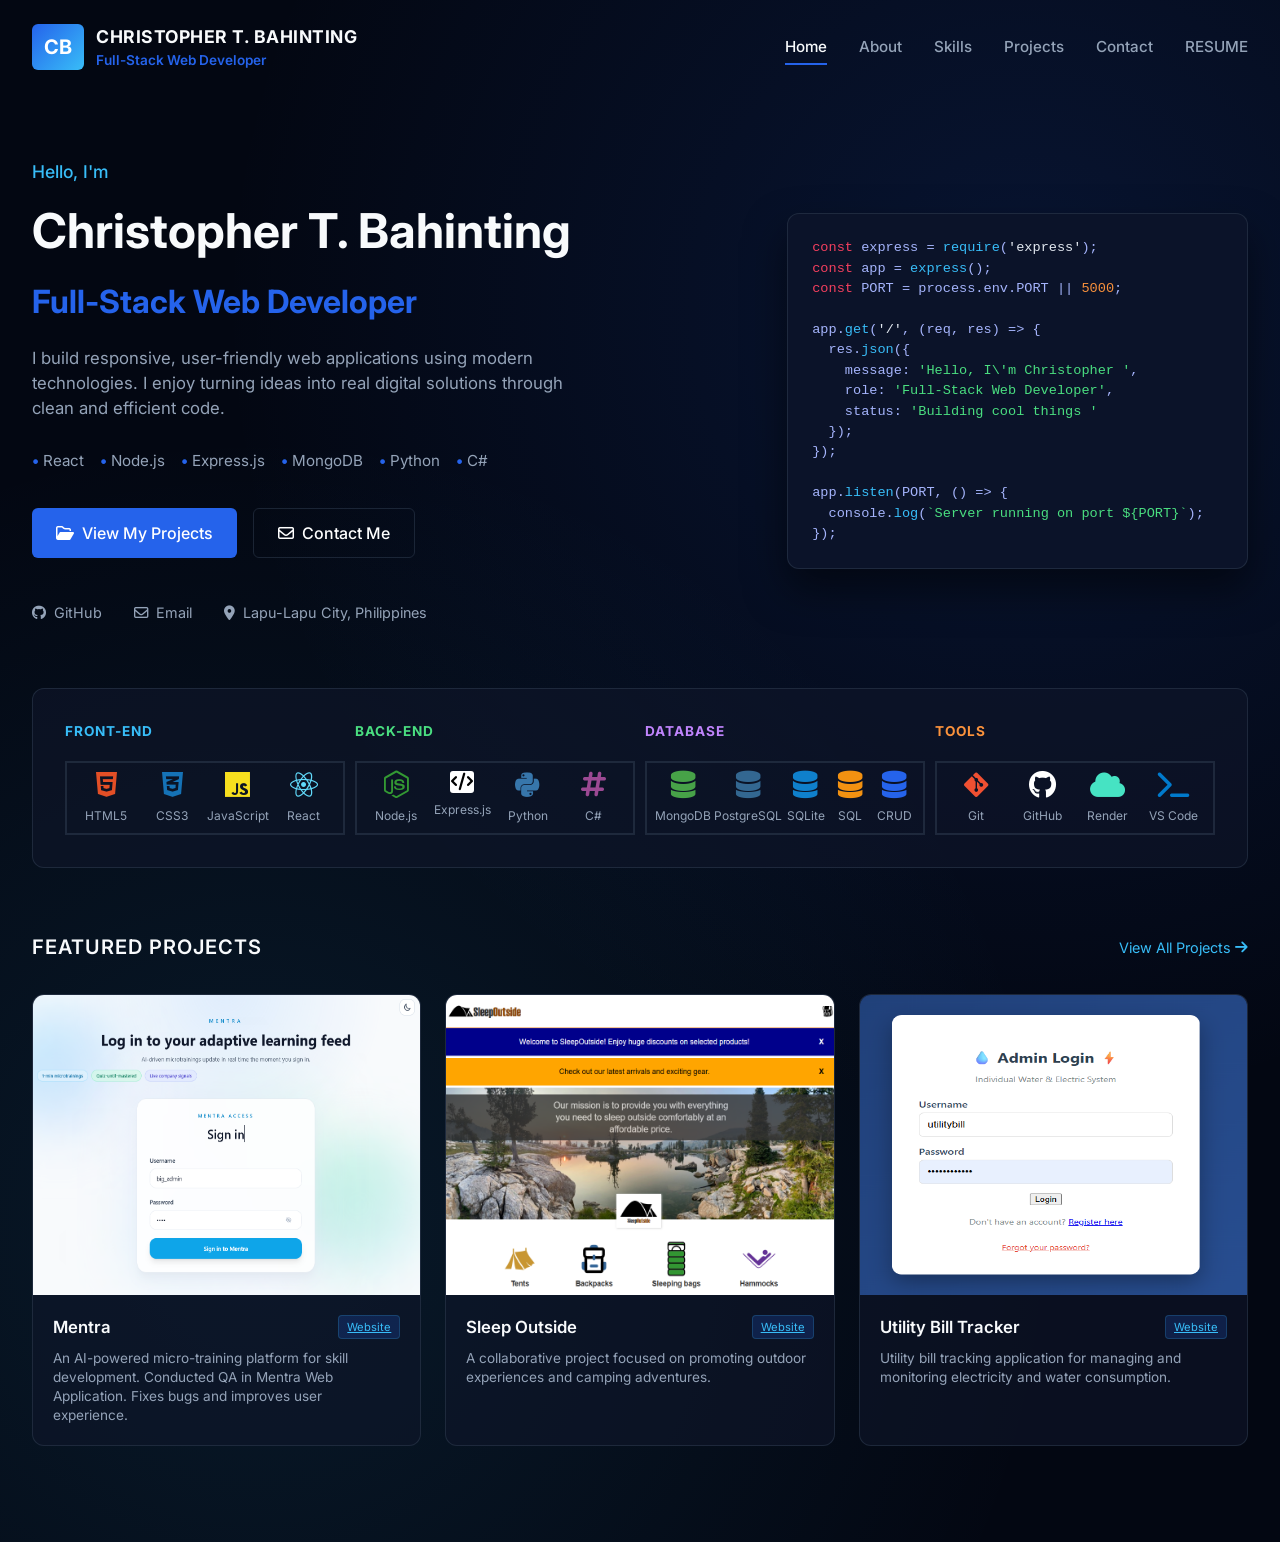
<file: index.html>
<!DOCTYPE html>
<html lang="en">
<head>
    <meta charset="UTF-8">
    <meta name="viewport" content="width=device-width, initial-scale=1.0">
    <title>Christopher T. Bahinting | Full-Stack Web Developer</title>
    <!-- Google Fonts & Font Awesome Icons -->
    <link href="https://fonts.googleapis.com/css2?family=Inter:wght@300;400;500;600;700&display=swap" rel="stylesheet">
    <link rel="stylesheet" href="https://cdnjs.cloudflare.com/ajax/libs/font-awesome/6.4.0/css/all.min.css">
    <link rel="stylesheet" href="style.css">
    
</head>
<body>

    <!-- Header Section -->
    <header>
        <div class="brand">
            <div class="logo-box">CB</div>
            <div class="brand-text">
                <h1>CHRISTOPHER T. BAHINTING</h1>
                <p>Full-Stack Web Developer</p>
                
            </div>
        </div>
        <nav>
            <a href="index.html" class="active">Home</a>
            <a href="about.html">About</a>
            <a href="skills.html">Skills</a>
            <a href="projects.html">Projects</a>
            <a href="contact.html">Contact</a>
          <a href="./images/resume.pdf" target="_blank">RESUME</a>
        </nav>
    </header>

    <!-- Hero Section -->
    <section class="hero-container">
        <div class="hero-left">
            <p class="hero-tagline">Hello, I'm</p>
            <h2>Christopher T. Bahinting</h2>
            <h3>Full-Stack Web Developer</h3>
            <p class="hero-desc">I build responsive, user-friendly web applications using modern technologies. I enjoy turning ideas into real digital solutions through clean and efficient code.</p>
            
            <div class="hero-tech-tags">
                <span>React</span> <span>Node.js</span> <span>Express.js</span> <span>MongoDB</span> <span>Python</span> <span>C#</span>
            </div>

            <div class="hero-buttons">
                <a href="projects.html" class="btn-primary"><i class="fa-regular fa-folder-open"></i> View My Projects</a>
                <a href="contact.html" class="btn-secondary"><i class="fa-regular fa-envelope"></i> Contact Me</a>
            </div>

            <div class="hero-meta">
                <span><i class="fa-brands fa-github"></i> GitHub</span>
                <span><i class="fa-regular fa-envelope"></i> Email</span>
                <span><i class="fa-solid fa-location-dot"></i> Lapu-Lapu City, Philippines</span>
            </div>
        </div>

        <div class="hero-right">
            <!-- Simulated Code Block Mockup referencing the layout of christopher portfolio.png -->
            <div class="code-mockup">
                <span style="color:#f43f5e">const</span> express = <span style="color:#38bdf8">require</span>(<span style="color:#e2e8f0">'express'</span>);<br>
                <span style="color:#f43f5e">const</span> app = <span style="color:#38bdf8">express</span>();<br>
                <span style="color:#f43f5e">const</span> PORT = process.env.PORT || <span style="color:#fb923c">5000</span>;<br><br>
                app.<span style="color:#38bdf8">get</span>(<span style="color:#e2e8f0">'/'</span>, (req, res) => {<br>
                &nbsp;&nbsp;res.<span style="color:#38bdf8">json</span>({<br>
                &nbsp;&nbsp;&nbsp;&nbsp;message: <span style="color:#4ade80">'Hello, I\'m Christopher '</span>,<br>
                &nbsp;&nbsp;&nbsp;&nbsp;role: <span style="color:#4ade80">'Full-Stack Web Developer'</span>,<br>
                &nbsp;&nbsp;&nbsp;&nbsp;status: <span style="color:#4ade80">'Building cool things '</span><br>
                &nbsp;&nbsp;});<br>
                });<br><br>
                app.<span style="color:#38bdf8">listen</span>(PORT, () => {<br>
                &nbsp;&nbsp;console.<span style="color:#38bdf8">log</span>(<span style="color:#4ade80">`Server running on port ${PORT}`</span>);<br>
                });
            </div>
        </div>
    </section>

    <!-- Skills Matrix Section -->
    <section class="skills-section">
        <div class="skills-grid">
            <!-- Front-End -->
            <div class="skills-category frontend">
                <h4>Front-End</h4>
                <div class="skills-items">
                    <div class="skill-node"><i class="fa-brands fa-html5" style="color:#e34f26"></i><span>HTML5</span></div>
                    <div class="skill-node"><i class="fa-brands fa-css3-alt" style="color:#1572b6"></i><span>CSS3</span></div>
                    <div class="skill-node"><i class="fa-brands fa-js" style="color:#f7df1e"></i><span>JavaScript</span></div>
                    <div class="skill-node"><i class="fa-brands fa-react" style="color:#61dafb"></i><span>React</span></div>
                </div>
            </div>
            <!-- Back-End -->
            <div class="skills-category backend">
                <h4>Back-End</h4>
                <div class="skills-items">
                    <div class="skill-node"><i class="fa-brands fa-node-js" style="color:#339933"></i><span>Node.js</span></div>
                    <div class="skill-node"><i class="fa-solid fa-code" style="color:#000000; background:#fff; border-radius:3px; padding:2px 1px; font-size:1.1rem;"></i><span>Express.js</span></div>
                    <div class="skill-node"><i class="fa-brands fa-python" style="color:#3776ab"></i><span>Python</span></div>
                    <div class="skill-node"><i class="fa-solid fa-hashtag" style="color:#9b4993"></i><span>C#</span></div>
                </div>
            </div>
            <!-- Database -->
            <div class="skills-category database">
                <h4>Database</h4>

<div class="skills-items">

    <div class="skill-node">
        <i class="fa-solid fa-database" style="color:#47a248"></i>
        <span>MongoDB</span>
    </div>

    <div class="skill-node">
        <i class="fa-solid fa-database" style="color:#336791"></i>
        <span>PostgreSQL</span>
    </div>

    <div class="skill-node">
        <i class="fa-solid fa-database" style="color:#0f80cc"></i>
        <span>SQLite</span>
    </div>

    <div class="skill-node">
        <i class="fa-solid fa-database" style="color:#f29111"></i>
        <span>SQL</span>
    </div>
   
    <div class="skill-node">
        <i class="fa-solid fa-database" style="color:#2563eb"></i>
        <span>CRUD</span>
    </div>

</div>
            </div>
            <!-- Tools -->
            <div class="skills-category tools">
                <h4>Tools</h4>
                <div class="skills-items">
                    <div class="skill-node"><i class="fa-brands fa-git-alt" style="color:#f05032"></i><span>Git</span></div>
                    <div class="skill-node"><i class="fa-brands fa-github" style="color:#ffffff"></i><span>GitHub</span></div>
                    <div class="skill-node"><i class="fa-solid fa-cloud" style="color:#46e3c3"></i><span>Render</span></div>
                    <div class="skill-node"><i class="fa-solid fa-terminal" style="color:#007acc"></i><span>VS Code</span></div>
                </div>
            </div>
        </div>
    </section>

    <!-- Featured Projects Grid Section -->
    <section class="projects-section">
        <div class="projects-header">
            <h3>Featured Projects</h3>
            <a href="projects.html" class="view-all-link">View All Projects <i class="fa-solid fa-arrow-right"></i></a>
        </div>

        <div class="projects-grid">

            <!-- Project 1 -->
              <div class="project-card">
                    <img src="images/mentra.png" alt="Mentra" class="project-img">
                <div class="project-info">
                        <div class="project-title-row">
                            <!-- Updated title -->
                            <h4>Mentra</h4>
                            <a href="https://staging.mentra-train.ai/" 
                            target="_blank" 
                            class="project-badge">
                            Website
                            </a>
                        </div>
                        <p class="project-desc">An AI-powered micro-training platform for skill development. Conducted QA in Mentra Web Application. Fixes bugs and improves user experience.</p>
                    </div>
                </div>
          
            <!-- Project 2 -->
                <div class="project-card">
                    <img src="images/sleepoutside.png" alt="Sleep Outside" class="project-img">
                <div class="project-info">
                        <div class="project-title-row">
                            <!-- Updated title -->
                            <h4>Sleep Outside</h4>
                            <a href="https://wdd330-7lq2.onrender.com/" 
                            target="_blank" 
                            class="project-badge">
                            Website
                            </a>
                        </div>
                        <p class="project-desc">A collaborative project focused on promoting outdoor experiences and camping adventures.</p>
                    </div>
                </div>

            <!-- Project 3 -->
            <div class="project-card">
            <img src="images/utilitybill.png" alt="Utility Bill Tracker" class="project-img">
        <div class="project-info">
                <div class="project-title-row">
                    <!-- Updated title -->
                    <h4>Utility Bill Tracker</h4>
                    <a href="https://utilitybill.pythonanywhere.com/login/?next=/" 
                    target="_blank" 
                    class="project-badge">
                    Website
                    </a>
                </div>
                <p class="project-desc">Utility bill tracking application for managing and monitoring electricity and water consumption.</p>
            </div>
        </div>
        </div>

        </div>
            </section>

</body>
</html>
</file>
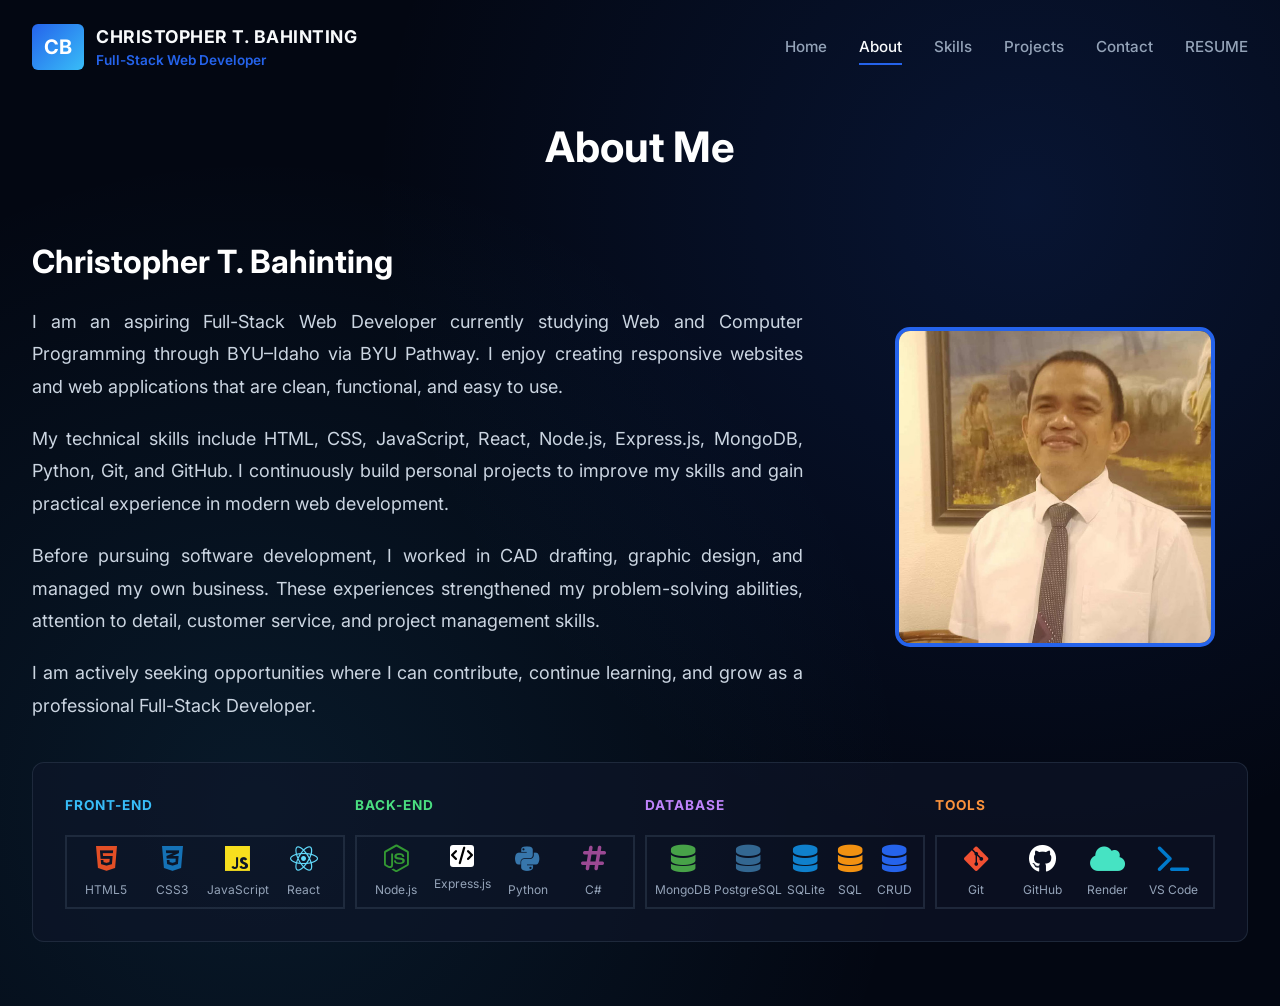
<file: about.html>
<!DOCTYPE html>
<html lang="en">
<head>
    <meta charset="UTF-8">
    <meta name="viewport" content="width=device-width, initial-scale=1.0">
    <title>Christopher T. Bahinting | Full-Stack Web Developer</title>
    <!-- Google Fonts & Font Awesome Icons -->
    <link href="https://fonts.googleapis.com/css2?family=Inter:wght@300;400;500;600;700&display=swap" rel="stylesheet">
    <link rel="stylesheet" href="https://cdnjs.cloudflare.com/ajax/libs/font-awesome/6.4.0/css/all.min.css">
    <link rel="stylesheet" href="style.css">
    
</head>
<body>

    <!-- Header Section -->
    <header>
        <div class="brand">
            <div class="logo-box">CB</div>
            <div class="brand-text">
                <h1>CHRISTOPHER T. BAHINTING</h1>
                <p>Full-Stack Web Developer</p>
            </div>
        </div>
        <nav>
            <a href="index.html" >Home</a>
            <a href="about.html" class="active" >About</a>
            <a href="skills.html">Skills</a>
            <a href="projects.html">Projects</a>
            <a href="contact.html">Contact</a> 
            <a href="./images/resume.pdf" target="_blank">RESUME</a>
        </nav>
    </header>
    
<!-- ABOUT -->
<section id="about" class="about">
    <div class="container">

        <h2>About Me</h2>

        <div class="about-content">
      
            <div class="about-text">

                <h3>Christopher T. Bahinting</h3>

                <p>
                    I am an aspiring Full-Stack Web Developer currently studying
                    Web and Computer Programming through BYU–Idaho via BYU Pathway.
                    I enjoy creating responsive websites and web applications that
                    are clean, functional, and easy to use.
                </p>

                <p>
                    My technical skills include HTML, CSS, JavaScript, React,
                    Node.js, Express.js, MongoDB, Python, Git, and GitHub.
                    I continuously build personal projects to improve my skills
                    and gain practical experience in modern web development.
                </p>

                <p>
                    Before pursuing software development, I worked in CAD drafting,
                    graphic design, and managed my own business. These experiences
                    strengthened my problem-solving abilities, attention to detail,
                    customer service, and project management skills.
                </p>

                <p>
                    I am actively seeking opportunities where I can contribute,
                    continue learning, and grow as a professional Full-Stack
                    Developer.
                </p>

            </div>
              <div class="about-image">
                <img src="images/profile.jpg" alt="Christopher Bahinting">
            </div>

        </div>

    </div>
</section>
    
<!-- Skills Matrix Section -->
    <section class="skills-section">
        <div class="skills-grid">
            <!-- Front-End -->
            <div class="skills-category frontend">
                <h4>Front-End</h4>
                <div class="skills-items">
                    <div class="skill-node"><i class="fa-brands fa-html5" style="color:#e34f26"></i><span>HTML5</span></div>
                    <div class="skill-node"><i class="fa-brands fa-css3-alt" style="color:#1572b6"></i><span>CSS3</span></div>
                    <div class="skill-node"><i class="fa-brands fa-js" style="color:#f7df1e"></i><span>JavaScript</span></div>
                    <div class="skill-node"><i class="fa-brands fa-react" style="color:#61dafb"></i><span>React</span></div>
                </div>
            </div>
            <!-- Back-End -->
            <div class="skills-category backend">
                <h4>Back-End</h4>
                <div class="skills-items">
                    <div class="skill-node"><i class="fa-brands fa-node-js" style="color:#339933"></i><span>Node.js</span></div>
                    <div class="skill-node"><i class="fa-solid fa-code" style="color:#000000; background:#fff; border-radius:3px; padding:2px 1px; font-size:1.1rem;"></i><span>Express.js</span></div>
                    <div class="skill-node"><i class="fa-brands fa-python" style="color:#3776ab"></i><span>Python</span></div>
                    <div class="skill-node"><i class="fa-solid fa-hashtag" style="color:#9b4993"></i><span>C#</span></div>
                </div>
            </div>
            <!-- Database -->
            <div class="skills-category database">
                <h4>Database</h4>

<div class="skills-items">

    <div class="skill-node">
        <i class="fa-solid fa-database" style="color:#47a248"></i>
        <span>MongoDB</span>
    </div>

    <div class="skill-node">
        <i class="fa-solid fa-database" style="color:#336791"></i>
        <span>PostgreSQL</span>
    </div>

    <div class="skill-node">
        <i class="fa-solid fa-database" style="color:#0f80cc"></i>
        <span>SQLite</span>
    </div>

    <div class="skill-node">
        <i class="fa-solid fa-database" style="color:#f29111"></i>
        <span>SQL</span>
    </div>
   
    <div class="skill-node">
        <i class="fa-solid fa-database" style="color:#2563eb"></i>
        <span>CRUD</span>
    </div>

</div>
            </div>
            <!-- Tools -->
            <div class="skills-category tools">
                <h4>Tools</h4>
                <div class="skills-items">
                    <div class="skill-node"><i class="fa-brands fa-git-alt" style="color:#f05032"></i><span>Git</span></div>
                    <div class="skill-node"><i class="fa-brands fa-github" style="color:#ffffff"></i><span>GitHub</span></div>
                    <div class="skill-node"><i class="fa-solid fa-cloud" style="color:#46e3c3"></i><span>Render</span></div>
                    <div class="skill-node"><i class="fa-solid fa-terminal" style="color:#007acc"></i><span>VS Code</span></div>
                </div>
            </div>
        </div>
    </section>
</body>
</html>
</file>
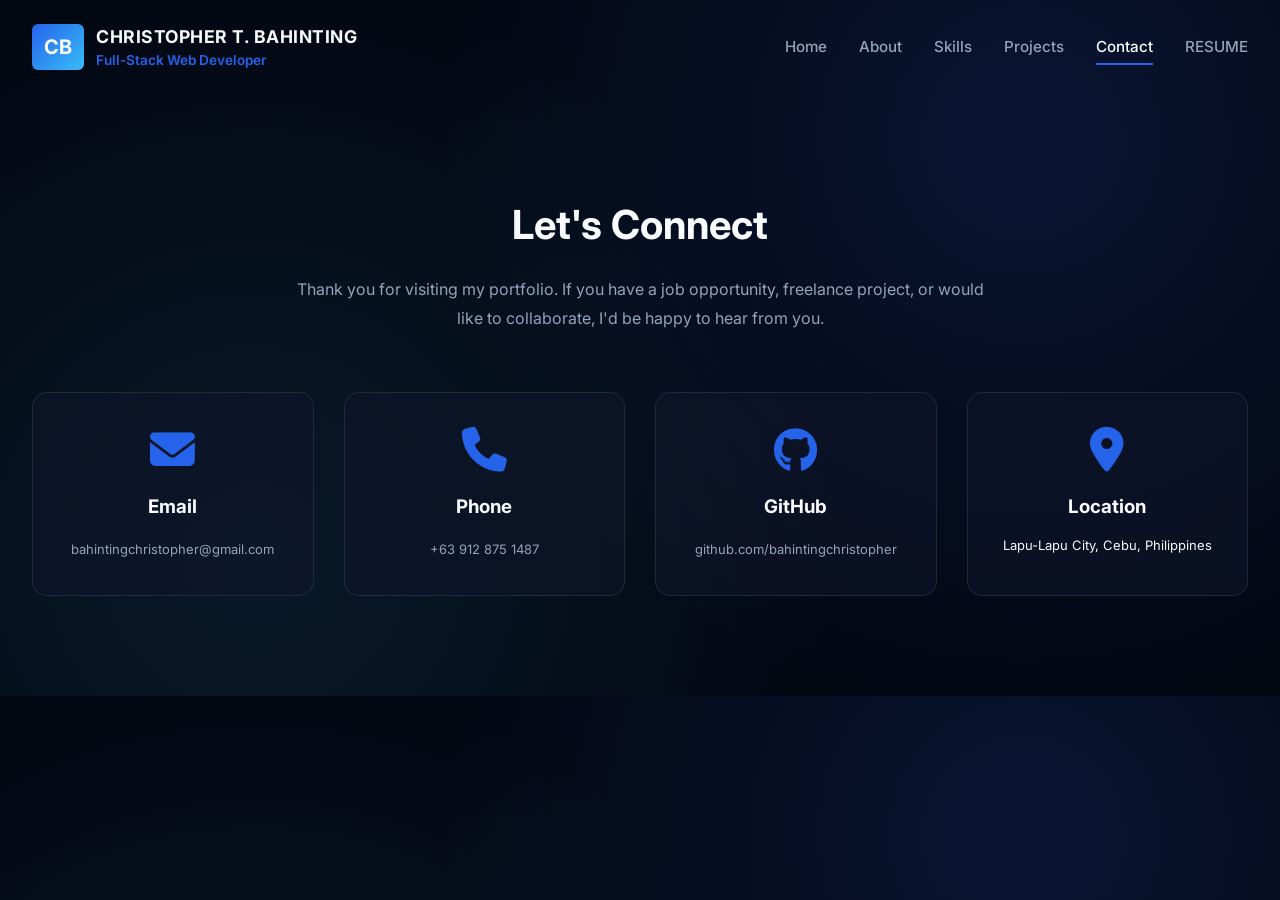
<file: contact.html>
<!DOCTYPE html>
<html lang="en">
<head>
    <meta charset="UTF-8">
    <meta name="viewport" content="width=device-width, initial-scale=1.0">
    <title>Christopher T. Bahinting | Full-Stack Web Developer</title>
    <!-- Google Fonts & Font Awesome Icons -->
    <link href="https://fonts.googleapis.com/css2?family=Inter:wght@300;400;500;600;700&display=swap" rel="stylesheet">
    <link rel="stylesheet" href="https://cdnjs.cloudflare.com/ajax/libs/font-awesome/6.4.0/css/all.min.css">
    <link rel="stylesheet" href="style.css">
    
</head>
<body>

    <!-- Header Section -->
    <header>
        <div class="brand">
            <div class="logo-box">CB</div>
            <div class="brand-text">
                <h1>CHRISTOPHER T. BAHINTING</h1>
                <p>Full-Stack Web Developer</p>
            </div>
        </div>
        <nav>
            <a href="index.html" >Home</a>
            <a href="about.html">About</a>
            <a href="skills.html">Skills</a>
            <a href="projects.html">Projects</a>
            <a href="contact.html" class="active">Contact</a>
           <a href="./images/resume.pdf" target="_blank">RESUME</a>
        </nav>
    </header>



<section class="contact">

    <div class="container">

        <h2>Let's Connect</h2>

        <p class="contact-intro">
            Thank you for visiting my portfolio. If you have a job opportunity,
            freelance project, or would like to collaborate, I'd be happy to hear from you.
        </p>

        <div class="contact-grid">

            <div class="contact-card">

                <i class="fa-solid fa-envelope"></i>

                <h3>Email</h3>
                 <a href="mailto:bahintingchristopher@gmail.com">
                    bahintingchristopher@gmail.com
                </a>

            </div>

            <div class="contact-card">

                <i class="fa-solid fa-phone"></i>

                <h3>Phone</h3>

               <a href="tel:+639128751487">
    +63 912 875 1487
</a>

            </div>

            <div class="contact-card">

                <i class="fa-brands fa-github"></i>

                <h3>GitHub</h3>

                <a href="https://github.com/bahintingchristopher" target="_blank">
    github.com/bahintingchristopher
</a>

            </div>

            <div class="contact-card">

                <i class="fa-solid fa-location-dot"></i>

                <h3>Location</h3>

                <p>Lapu-Lapu City, Cebu, Philippines</p>

            </div>

        </div>

    </div>

</section>

</body>
</html>
</file>
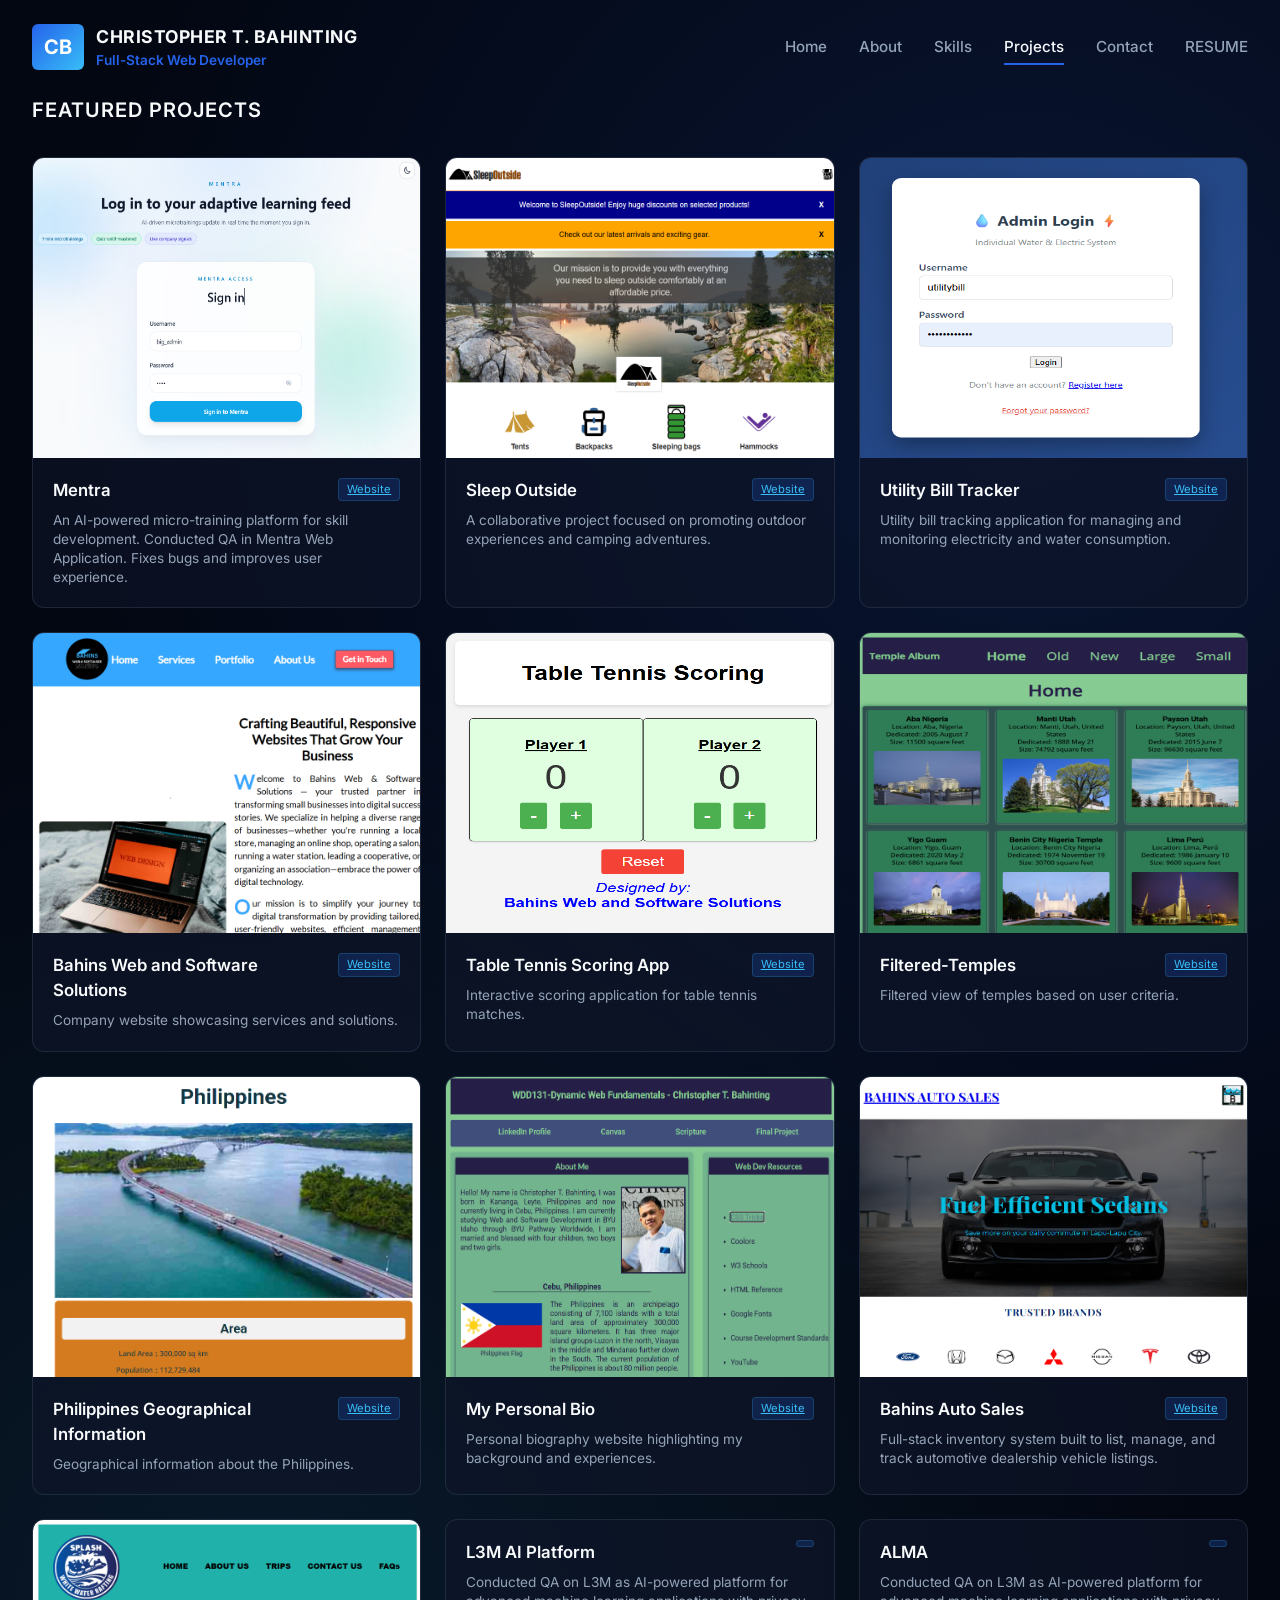
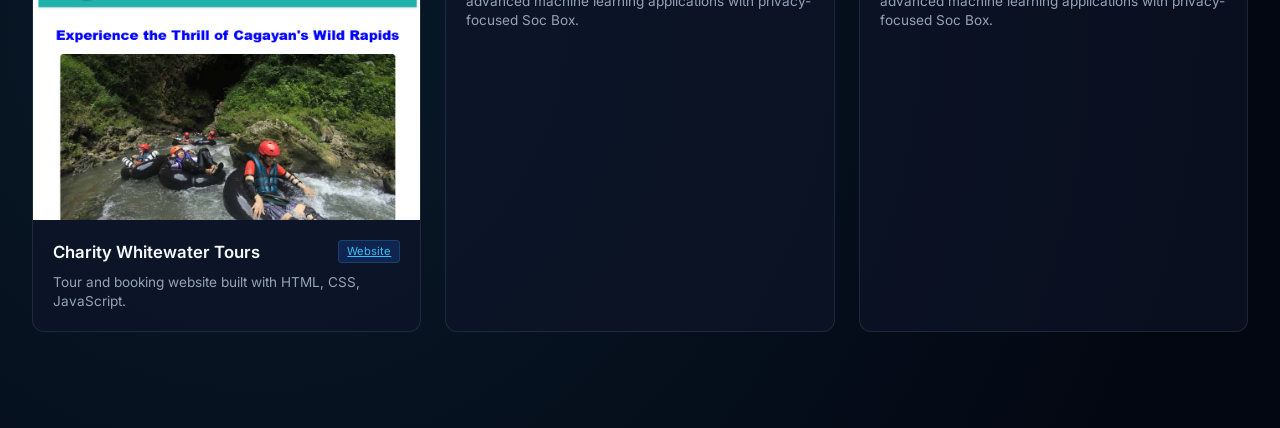
<file: projects.html>
<!DOCTYPE html>
<html lang="en">
<head>
    <meta charset="UTF-8">
    <meta name="viewport" content="width=device-width, initial-scale=1.0">
    <title>Christopher T. Bahinting | Full-Stack Web Developer</title>
    <!-- Google Fonts & Font Awesome Icons -->
    <link href="https://fonts.googleapis.com/css2?family=Inter:wght@300;400;500;600;700&display=swap" rel="stylesheet">
    <link rel="stylesheet" href="https://cdnjs.cloudflare.com/ajax/libs/font-awesome/6.4.0/css/all.min.css">
    <link rel="stylesheet" href="style.css">
    
</head>
<body>

    <!-- Header Section -->
    <header>
        <div class="brand">
            <div class="logo-box">CB</div>
            <div class="brand-text">
                <h1>CHRISTOPHER T. BAHINTING</h1>
                <p>Full-Stack Web Developer</p>
            </div>
        </div>
        <nav>
            <a href="index.html" >Home</a>
            <a href="about.html">About</a>
            <a href="skills.html">Skills</a>
            <a href="projects.html" class="active">Projects</a>
            <a href="contact.html">Contact</a>
            <a href="./images/resume.pdf" target="_blank">RESUME</a>

           
        </nav>
    </header>




    <!-- Featured Projects Grid Section -->
     <!-- Featured Projects Grid Section -->
    <section class="projects-section">
        <div class="projects-header">
            <h3>Featured Projects</h3>
        </div>

        <div class="projects-grid">

            <!-- Project 1 -->
              <div class="project-card">
                    <img src="images/mentra.png" alt="Mentra" class="project-img">
                <div class="project-info">
                        <div class="project-title-row">
                            <!-- Updated title -->
                            <h4>Mentra</h4>
                            <a href="https://staging.mentra-train.ai/" 
                            target="_blank" 
                            class="project-badge">
                            Website
                            </a>
                        </div>
                        <p class="project-desc">An AI-powered micro-training platform for skill development. Conducted QA in Mentra Web Application. Fixes bugs and improves user experience.</p>
                    </div>
                </div>
          
            <!-- Project 2 -->
                <div class="project-card">
                    <img src="images/sleepoutside.png" alt="Sleep Outside" class="project-img">
                <div class="project-info">
                        <div class="project-title-row">
                            <!-- Updated title -->
                            <h4>Sleep Outside</h4>
                            <a href="https://wdd330-7lq2.onrender.com/" 
                            target="_blank" 
                            class="project-badge">
                            Website
                            </a>
                        </div>
                        <p class="project-desc">A collaborative project focused on promoting outdoor experiences and camping adventures.</p>
                    </div>
                </div>

            <!-- Project 3 -->
            <div class="project-card">
            <img src="images/utilitybill.png" alt="Utility Bill Tracker" class="project-img">
        <div class="project-info">
                <div class="project-title-row">
                    <!-- Updated title -->
                    <h4>Utility Bill Tracker</h4>
                    <a href="https://utilitybill.pythonanywhere.com/login/?next=/" 
                    target="_blank" 
                    class="project-badge">
                    Website
                    </a>
                </div>
                <p class="project-desc">Utility bill tracking application for managing and monitoring electricity and water consumption.</p>
            </div>
        </div>
            
        <!-- Project 4 -->
        <div class="project-card">
            <img src="images/bahins.png" alt="Bahins Web and Software Solutions" class="project-img">
        <div class="project-info">
                <div class="project-title-row">
                    <!-- Updated title -->
                    <h4>Bahins Web and Software Solutions</h4>
                    <a href="https://bahintingchristopher.github.io/bahins/" 
                    target="_blank" 
                    class="project-badge">
                    Website
                    </a>
                </div>
                <p class="project-desc">Company website showcasing services and solutions.</p>
            </div>
        </div>

            <!-- Project 5 -->
              <div class="project-card">
            <img src="images/scoringApp.png" alt="Table Tennis Scoring App" class="project-img">
        <div class="project-info">
                <div class="project-title-row">
                    <!-- Updated title -->
                    <h4>Table Tennis Scoring App</h4>
                    <a href="https://bahintingchristopher.github.io/pingpong/score.html" 
                    target="_blank" 
                    class="project-badge">
                    Website
                    </a>
                </div>
                <p class="project-desc">Interactive scoring application for table tennis matches.</p>
            </div>
        </div>
            
            <!-- Project 6 -->
            <div class="project-card">
                <img src="images/filtering.png" alt="Filtered-Temples" class="project-img">
            <div class="project-info">
                    <div class="project-title-row">
                        <!-- Updated title -->
                        <h4>Filtered-Temples</h4>
                        <a href="https://bahintingchristopher.github.io/wdd131/filtered-temples.html" 
                        target="_blank" 
                        class="project-badge">
                        Website
                        </a>
                    </div>
                    <p class="project-desc">Filtered view of temples based on user criteria.</p>
                </div>
            </div>

            <!-- Project 7 -->
           <div class="project-card">
                <img src="images/georaphical.png" alt="Philippines Geographical Information" class="project-img">
            <div class="project-info">
                    <div class="project-title-row">
                        <!-- Updated title -->
                        <h4>Philippines Geographical Information</h4>
                        <a href="https://bahintingchristopher.github.io/wdd131/place.html" 
                        target="_blank" 
                        class="project-badge">
                        Website
                        </a>
                    </div>
                    <p class="project-desc">Geographical information about the Philippines.</p>
                </div>
            </div>

            <!-- Project 8 -->
           <div class="project-card">
                <img src="images/personalBio.png" alt="My Personal Bio" class="project-img">
            <div class="project-info">
                    <div class="project-title-row">
                        <!-- Updated title -->
                        <h4>My Personal Bio</h4>
                        <a href="https://bahintingchristopher.github.io/wdd131/index.html" 
                        target="_blank" 
                        class="project-badge">
                        Website
                        </a>
                    </div>
                    <p class="project-desc">Personal biography website highlighting my background and experiences.</p>
                </div>
            </div>

            <!-- Project 9 -->
             <div class="project-card">
                <img src="images/autoSales.png" alt="Bahins Auto Sales" class="project-img">
            <div class="project-info">
                    <div class="project-title-row">
                        <!-- Updated title -->
                        <h4>Bahins Auto Sales</h4>
                        <a href="https://wdd330-final-project-bahins-auto-sales.onrender.com/" 
                        target="_blank" 
                        class="project-badge">
                        Website
                        </a>
                    </div>
                    <p class="project-desc">Full-stack inventory system built to list, manage, and track automotive dealership vehicle listings.</p>
                </div>
            </div>

                <!-- Project 10 -->
                 <div class="project-card">
            <img src="images/waterrafting.png" alt="Charity Whitewater Tours" class="project-img">
                <div class="project-info">
                        <div class="project-title-row">
                    <h4>Charity Whitewater Tours</h4>
                    <a href="https://bahintingchristopher.github.io/wdd130/index.html" 
                        target="_blank" 
                        class="project-badge">
                        Website
                        </a>
                    </div>
                    <p class="project-desc">Tour and booking website built with HTML, CSS, JavaScript.</p>
                </div>
        </div>

            <!-- Project 11 -->
            <div class="project-card">
                
        <div class="project-info">
                <div class="project-title-row">
                    <!-- Updated title -->
                    <h4>L3M AI Platform</h4>
                    <a href="https://staging.mentra-train.ai/" 
                    target="_blank" 
                    class="project-badge">
                        
                    </a>
                </div>
                <p class="project-desc">Conducted QA on L3M as AI-powered platform for advanced machine learning applications with  privacy-focused Soc Box.</p>
            </div>
        </div>

            <!-- Project 12 -->
            <div class="project-card">
                
        <div class="project-info">
                <div class="project-title-row">
                    <!-- Updated title -->
                    <h4>ALMA</h4>
                    <a href="https://staging.mentra-train.ai/" 
                    target="_blank" 
                    class="project-badge">
                        
                    </a>
                </div>
                <p class="project-desc">Conducted QA on L3M as AI-powered platform for advanced machine learning applications with  privacy-focused Soc Box.</p>
            </div>
        </div>
    </section>
</body>
</html>
</file>
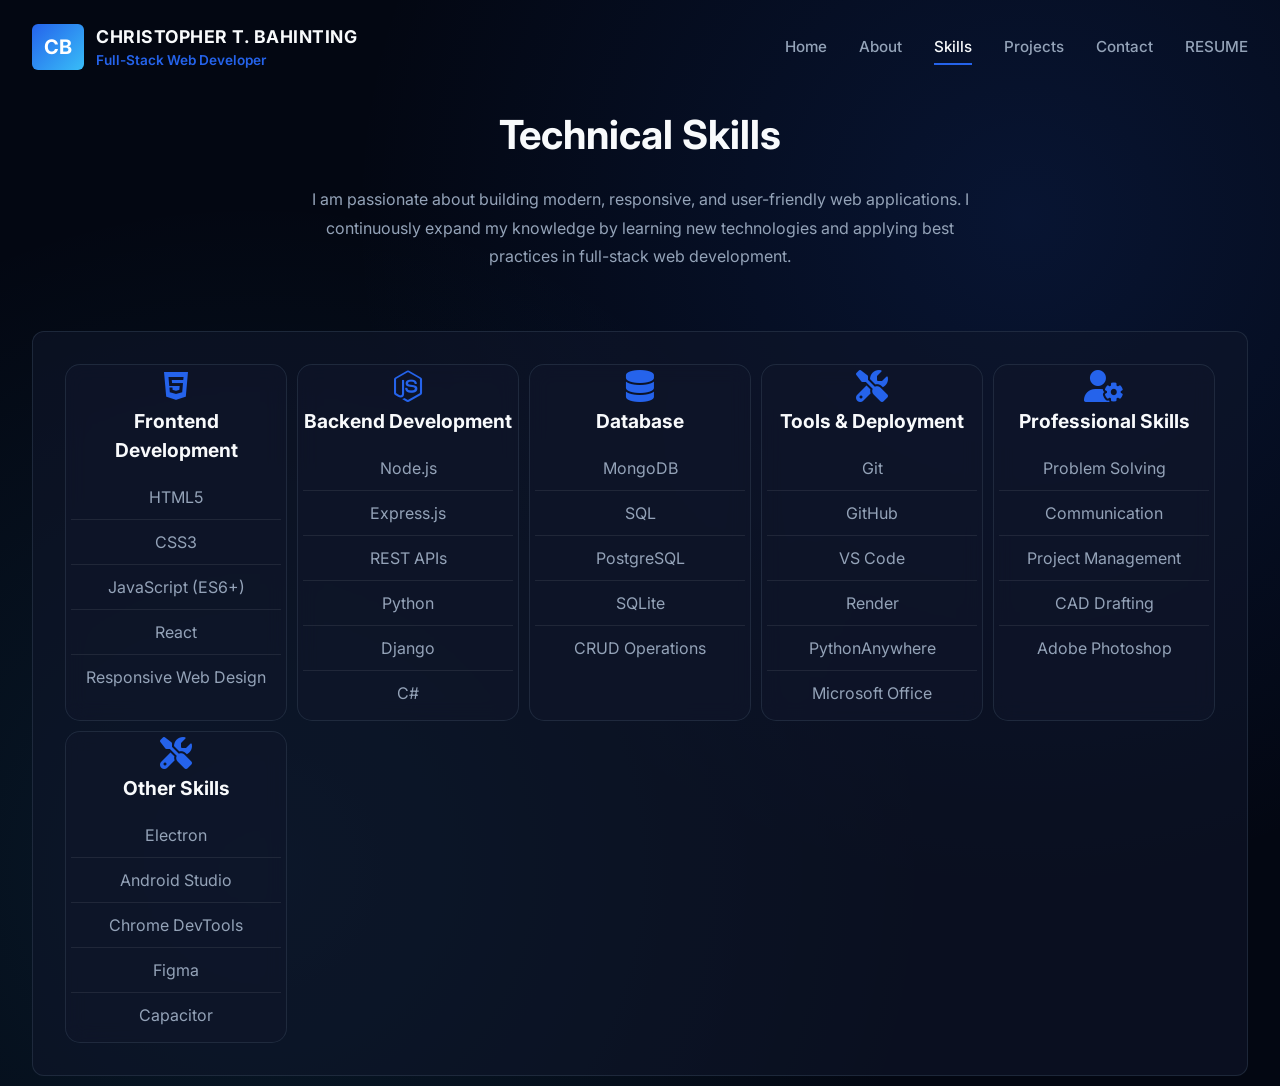
<file: skills.html>
<!DOCTYPE html>
<html lang="en">
<head>
    <meta charset="UTF-8">
    <meta name="viewport" content="width=device-width, initial-scale=1.0">
    <title>Christopher T. Bahinting | Full-Stack Web Developer</title>
    <!-- Google Fonts & Font Awesome Icons -->
    <link href="https://fonts.googleapis.com/css2?family=Inter:wght@300;400;500;600;700&display=swap" rel="stylesheet">
    <link rel="stylesheet" href="https://cdnjs.cloudflare.com/ajax/libs/font-awesome/6.4.0/css/all.min.css">
    <link rel="stylesheet" href="style.css">
    
</head>
<body>
    <!-- Header Section -->
    <header>
        <div class="brand">
            <div class="logo-box">CB</div>
            <div class="brand-text">
                <h1>CHRISTOPHER T. BAHINTING</h1>
                <p>Full-Stack Web Developer</p>
            </div>
        </div>
        <nav>
            <a href="index.html" >Home</a>
            <a href="about.html">About</a>
            <a href="skills.html" class="active">Skills</a>
            <a href="projects.html">Projects</a>
            <a href="contact.html" >Contact</a>
           <a href="./images/resume.pdf" target="_blank">RESUME</a>
        </nav>
    </header>



<section class="skills-page">

    <div class="container">

        <h2>Technical Skills</h2>

        <p class="section-description">
            I am passionate about building modern, responsive, and user-friendly web applications. I continuously expand my knowledge by learning new technologies and applying best practices in full-stack web development.
        </p>

        <div class="skills-grid">

            <!-- Frontend -->
            <div class="skill-card">

                <i class="fa-brands fa-html5"></i>

                <h3>Frontend Development</h3>

                <ul>
                    <li>HTML5</li>
                    <li>CSS3</li>
                    <li>JavaScript (ES6+)</li>
                    <li>React</li>
                    <li>Responsive Web Design</li>
                </ul>

            </div>

            <!-- Backend -->
            <div class="skill-card">

                <i class="fa-brands fa-node-js"></i>

                <h3>Backend Development</h3>

                <ul>
                    <li>Node.js</li>
                    <li>Express.js</li>
                    <li>REST APIs</li>
                    <li>Python</li>
                    <li>Django</li>
                    <li>C#</li>
                </ul>

            </div>

            <!-- Database -->
            <div class="skill-card">

                <i class="fa-solid fa-database"></i>

                <h3>Database</h3>

                <ul>
                    <li>MongoDB</li>
                    <li>SQL</li>
                    <li>PostgreSQL</li>
                    <li>SQLite</li>
                    <li>CRUD Operations</li>
                </ul>

            </div>

            <!-- Tools -->
            <div class="skill-card">

                <i class="fa-solid fa-screwdriver-wrench"></i>

                <h3>Tools & Deployment</h3>

                <ul>
                    <li>Git</li>
                    <li>GitHub</li>
                    <li>VS Code</li>
                    <li>Render</li>
                    <li>PythonAnywhere</li>
                    <li>Microsoft Office</li>
                </ul>

            </div>

            <!-- Professional Skills -->
            <div class="skill-card">

                <i class="fa-solid fa-user-gear"></i>

                <h3>Professional Skills</h3>

                <ul>
                    <li>Problem Solving</li>
                    <li>Communication</li>
                    <li>Project Management</li>
                    <li>CAD Drafting</li>
                    <li>Adobe Photoshop</li>
                </ul>

            </div>

             <div class="skill-card">

                <i class="fa-solid fa-screwdriver-wrench"></i>

                <h3>Other Skills</h3>

                <ul>
                    <li>Electron</li>
                    <li>Android Studio </li>
                    <li>Chrome DevTools</li>
                    <li>Figma</li>
                    <li>Capacitor</li>
                  
                </ul>

            </div>




        </div>

    </div>

</section>







</body>
</html>
</file>
<file: style.css>
:root {
            --bg-color: #030712;
            --card-bg: rgba(15, 23, 42, 0.6);
            --card-border: rgba(51, 65, 85, 0.5);
            --primary-blue: #2563eb;
            --accent-cyan: #38bdf8;
            --text-main: #f8fafc;
            --text-muted: #94a3b8;
            --font-stack: 'Inter', -apple-system, BlinkMacSystemFont, sans-serif;
        }

        * {
            box-sizing: border-box;
            margin: 0;
            padding: 0;
        }

        body {
            background-color: var(--bg-color);
            background-image: radial-gradient(circle at 80% 20%, rgba(37, 99, 235, 0.15) 0%, transparent 50%),
                              radial-gradient(circle at 20% 80%, rgba(56, 189, 248, 0.1) 0%, transparent 50%);
            color: var(--text-main);
            font-family: var(--font-stack);
            line-height: 1.5;
            overflow-x: hidden;
        }

        /* --- HEADER & NAV --- */
        header {
            max-width: 1280px;
            margin: 0 auto;
            padding: 1.5rem 2rem;
            display: flex;
            justify-content: space-between;
            align-items: center;
        }

        .brand {
            display: flex;
            align-items: center;
            gap: 0.75rem;
        }

        .logo-box {
            background: linear-gradient(135deg, var(--primary-blue), var(--accent-cyan));
            color: white;
            font-weight: 700;
            padding: 0.5rem 0.75rem;
            border-radius: 6px;
            font-size: 1.25rem;
        }

        .brand-text h1 {
            font-size: 1.1rem;
            font-weight: 700;
            letter-spacing: 0.5px;
        }

        .brand-text p {
            font-size: 0.85rem;
            color: var(--primary-blue);
            font-weight: 600;
        }

        nav {
            display: flex;
            gap: 2rem;
            align-items: center;
        }

        nav a {
            color: var(--text-muted);
            text-decoration: none;
            font-size: 0.95rem;
            font-weight: 500;
            transition: color 0.2s;
        }

        nav a:hover, nav a.active {
            color: var(--text-main);
            position: relative;
        }

        nav a.active::after {
            content: '';
            position: absolute;
            bottom: -6px;
            left: 0;
            width: 100%;
            height: 2px;
            background-color: var(--primary-blue);
        }

        .btn-resume {
            border: 1px solid var(--card-border);
            padding: 0.5rem 1rem;
            border-radius: 6px;
            color: var(--text-main);
            text-decoration: none;
            font-size: 0.9rem;
            display: flex;
            align-items: center;
            gap: 0.5rem;
            background: rgba(255,255,255,0.02);
            transition: background 0.2s;
        }

        .btn-resume:hover {
            background: rgba(255,255,255,0.08);
        }

        /* --- HERO SECTION --- */
        .hero-container {
            max-width: 1280px;
            margin: 0 auto;
            padding: 4rem 2rem;
            display: grid;
            grid-template-columns: 1.2fr 0.8fr;
            gap: 4rem;
            align-items: center;
        }

        .hero-left {
            display: flex;
            flex-direction: column;
            gap: 1.25rem;
        }

        .hero-tagline {
            color: var(--accent-cyan);
            font-size: 1.1rem;
            font-weight: 500;
        }

        .hero-left h2 {
            font-size: 3rem;
            font-weight: 700;
            line-height: 1.1;
        }

        .hero-left h3 {
            font-size: 2rem;
            color: var(--primary-blue);
            font-weight: 700;
        }

        .hero-desc {
            color: var(--text-muted);
            font-size: 1.05rem;
            max-width: 540px;
        }

        .hero-tech-tags {
            display: flex;
            flex-wrap: wrap;
            gap: 0.5rem 1rem;
            color: var(--text-muted);
            font-size: 0.95rem;
            margin-top: 0.5rem;
        }

        .hero-tech-tags span::before {
            content: "• ";
            color: var(--primary-blue);
            font-weight: bold;
        }

        .hero-buttons {
            display: flex;
            gap: 1rem;
            margin-top: 1rem;
        }

        .btn-primary {
            background-color: var(--primary-blue);
            color: white;
            padding: 0.75rem 1.5rem;
            border-radius: 6px;
            text-decoration: none;
            font-weight: 500;
            display: flex;
            align-items: center;
            gap: 0.5rem;
        }

        .btn-secondary {
            border: 1px solid var(--card-border);
            color: white;
            padding: 0.75rem 1.5rem;
            border-radius: 6px;
            text-decoration: none;
            font-weight: 500;
            display: flex;
            align-items: center;
            gap: 0.5rem;
        }

        .hero-meta {
            display: flex;
            gap: 2rem;
            color: var(--text-muted);
            font-size: 0.9rem;
            margin-top: 1.5rem;
        }

        .hero-meta span {
            display: flex;
            align-items: center;
            gap: 0.5rem;
        }

        /* Right Side Code Graphics Mimicry */
        .hero-right {
            position: relative;
            display: flex;
            justify-content: center;
        }

        .code-mockup {
            background: #0b1329;
            border: 1px solid var(--card-border);
            border-radius: 12px;
            padding: 1.5rem;
            font-family: monospace;
            font-size: 0.85rem;
            width: 100%;
            box-shadow: 0 20px 40px rgba(0,0,0,0.5);
            color: #a5b4fc;
        }

        /* --- SKILLS MATRIX --- */
        .skills-section {
            max-width: 1280px;
            margin: 0 auto 4rem auto;
            padding: 0 2rem;
        }

        .skills-grid {
            background: var(--card-bg);
            border: 1px solid var(--card-border);
            border-radius: 12px;
            padding: 2rem;
            display: grid;
            grid-template-columns: repeat(4, 1fr);
            gap: 2rem;
        }

        .skills-category h4 {
            font-size: 0.85rem;
            text-transform: uppercase;
            letter-spacing: 1px;
            margin-bottom: 1.25rem;
        }

        .skills-category.frontend h4 { color: #38bdf8; }
        .skills-category.backend h4 { color: #4ade80; }
        .skills-category.database h4 { color: #c084fc; }
        .skills-category.tools h4 { color: #fb923c; }

        .skills-items {
            display: flex;
           border: 2px solid var(--card-border);
           padding: 0.5rem;
            gap: .2rem;
        }

        .skill-node {
            display: flex;
            flex-direction: column;
            align-items: center;
            gap: 0.5rem;
            width: 80px;
            text-align: center;
        }

        .skill-node i {
            font-size: 1.75rem;
            color: var(--text-muted);
            transition: color 0.2s;
        }

        .skill-node:hover i {
            color: var(--text-main);
        }

        .skill-node span {
            font-size: 0.75rem;
            color: var(--text-muted);
        }

        /* --- PROJECTS SECTION --- */
        .projects-section {
            max-width: 1280px;
            margin: 0 auto 6rem auto;
            padding: 0 2rem;
        }

        .projects-header {
            display: flex;
            justify-content: space-between;
            align-items: center;
            margin-bottom: 2rem;
        }

        .projects-header h3 {
            font-size: 1.25rem;
            text-transform: uppercase;
            letter-spacing: 1px;
            font-weight: 600;
        }

        .view-all-link {
            color: var(--accent-cyan);
            text-decoration: none;
            font-size: 0.9rem;
            display: flex;
            align-items: center;
            gap: 0.25rem;
        }

        .projects-grid {
            display: grid;
            grid-template-columns: repeat(auto-fill, minmax(300px, 1fr));
            gap: 1.5rem;
        }

        .project-card {
            background: var(--card-bg);
            border: 1px solid var(--card-border);
            border-radius: 12px;
            overflow: hidden;
            display: flex;
            flex-direction: column;
            transition: transform 0.2s, border-color 0.2s;
        }

        .project-card img {
            width: auto;
            height: 300px;
            display: block;
        }

        .project-card:hover {
            transform: translateY(-4px);
            border-color: rgba(56, 189, 248, 0.4);
        }

        .project-img-placeholder {
            height: 100px;
            background: linear-gradient(135deg, #1e293b, #0f172a);
            display: flex;
            align-items: center;
            justify-content: center;
            color: rgba(255,255,255,0.05);
            font-size: 3rem;
            position: relative;
        }
        

        /* Abstract structural background layout patterns matching your cards */
        .project-img-placeholder::after {
            content: '';
            position: absolute;
            inset: 10px;
            border: 1px dashed rgba(255,255,255,0.05);
            border-radius: 6px;
        }

        .project-info {
            padding: 1.25rem;
            display: flex;
            flex-direction: column;
            flex-grow: 1;
            gap: 0.5rem;
        }

        .project-title-row {
            display: flex;
            justify-content: space-between;
            align-items: flex-start;
            gap: 0.5rem;
        }

        .project-title-row h4 {
            font-size: 1.05rem;
            font-weight: 600;
            color: var(--text-main);
        }

        .project-badge {
            font-size: 0.7rem;
            background: rgba(37, 99, 235, 0.2);
            color: var(--accent-cyan);
            padding: 0.15rem 0.5rem;
            border-radius: 4px;
            white-space: nowrap;
            border: 1px solid rgba(56, 189, 248, 0.2);
        }

        .project-desc {
            font-size: 0.85rem;
            color: var(--text-muted);
            line-height: 1.4;
        }

/* ===========================
   ABOUT
=========================== */

.about {
    
    padding: 20px 0;
}

.container {
    max-width: 1280px;
    margin: 0 auto;
    padding: 0 2rem;
}

.about h2 {
    text-align: center;
    font-size: 42px;
    color: white;
    margin-bottom: 60px;
}

.about-content {
    display: flex;
    align-items: center;
    justify-content: center;
    gap: 60px;
    flex-wrap: wrap;
}

.about-image {
    flex: 1;
    min-width: 280px;
    text-align: center;
}

.about-image img {
    width: 320px;
    max-width: 100%;
    border-radius: 15px;
    border: 4px solid #2563eb;
}

.about-text {
    flex: 2;
    min-width: 300px;
}

.about-text h3 {
    color: white;
    font-size: 32px;
    margin-bottom: 20px;
}

.about-text p {
    color: #cbd5e1;
    font-size: 18px;
    line-height: 1.8;
    margin-bottom: 20px;
    text-align: justify;
}

/* ==========================
   SKILLS PAGE
========================== */

.skills-page{
    padding:10px 0;
}

.skills-page h2{
    text-align:center;
    font-size:2.5rem;
    margin-bottom:20px;
}

.section-description{
    max-width:700px;
    margin:0 auto 60px;
    text-align:center;
    color:var(--text-muted);
    line-height:1.8;
}

.skills-grid{

    display:grid;

    grid-template-columns:repeat(auto-fit,minmax(200px,1fr));

    gap:10px;

}

.skill-card{

    background:var(--card-bg);

    border:1px solid var(--card-border);

    border-radius:15px;

    padding:5px;

    text-align:center;

    transition:.3s;

    backdrop-filter:blur(10px);

}

.skill-card:hover{

    transform:translateY(-1px);

    border-color:var(--accent-cyan);

}

.skill-card i{

    font-size:2rem;

    color:var(--primary-blue);

    margin-bottom:5px;

}

.skill-card h3{

    margin-bottom:10px;

    font-size:1.2rem;

}

.skill-card ul{

    list-style:none;

}

.skill-card li{

    padding:10px 0;

    color:var(--text-muted);

    border-bottom:1px solid rgba(255,255,255,.08);

}

.skill-card li:last-child{

    border-bottom:none;

}


/* ==========================
   CONTACT
========================== */

.contact{

    padding:100px 0;

}

.contact h2{

    text-align:center;

    font-size:2.5rem;

    margin-bottom:20px;

}

.contact-intro{

    max-width:700px;

    margin:auto;

    text-align:center;

    line-height:1.8;

    color:var(--text-muted);

    margin-bottom:60px;

}

.contact-grid{

    display:grid;

    grid-template-columns:repeat(auto-fit,minmax(250px,1fr));

    gap:30px;

}

.contact-card{

    background:var(--card-bg);

    border:1px solid var(--card-border);

    border-radius:15px;

    padding:35px;

    text-align:center;

    transition:.3s;

}

.contact-card:hover{

    transform:translateY(-8px);

    border-color:var(--accent-cyan);

}

.contact-card i{

    font-size:2.8rem;

    color:var(--primary-blue);

    margin-bottom:20px;

}

.contact-card h3{

    margin-bottom:15px;

}

.contact-card a{
    color: var(--text-muted);
    text-decoration: none;
    transition: .3s;
    word-break: break-word;
}

.contact-card p,
.contact-card a{
    font-size: 13px;
}
        /* --- RESPONSIVE ADJUSTMENTS --- */
        @media (max-width: 1024px) {
            .hero-container { grid-template-columns: 1fr; gap: 2rem; text-align: center; }
            .hero-desc { margin: 0 auto; }
            .hero-tech-tags, .hero-buttons, .hero-meta { justify-content: center; }
            .hero-right { display: none; } /* Hide heavy graphical asset mockup code block on tablet/mobile */
            .skills-grid { grid-template-columns: repeat(2, 1fr); gap: 1.5rem; }
        }

        @media (max-width: 640px) {
            header { flex-direction: column; gap: 1rem; }
            nav { flex-wrap: wrap; justify-content: center; gap: 1rem; }
            .skills-grid { grid-template-columns: 1fr; }
            .hero-left h2 { font-size: 2.25rem; }
            .hero-left h3 { font-size: 1.5rem; }

            .skills-items {
               display: grid;
               grid-template-columns: repeat(2, 1fr);
            }
        }
</file>
